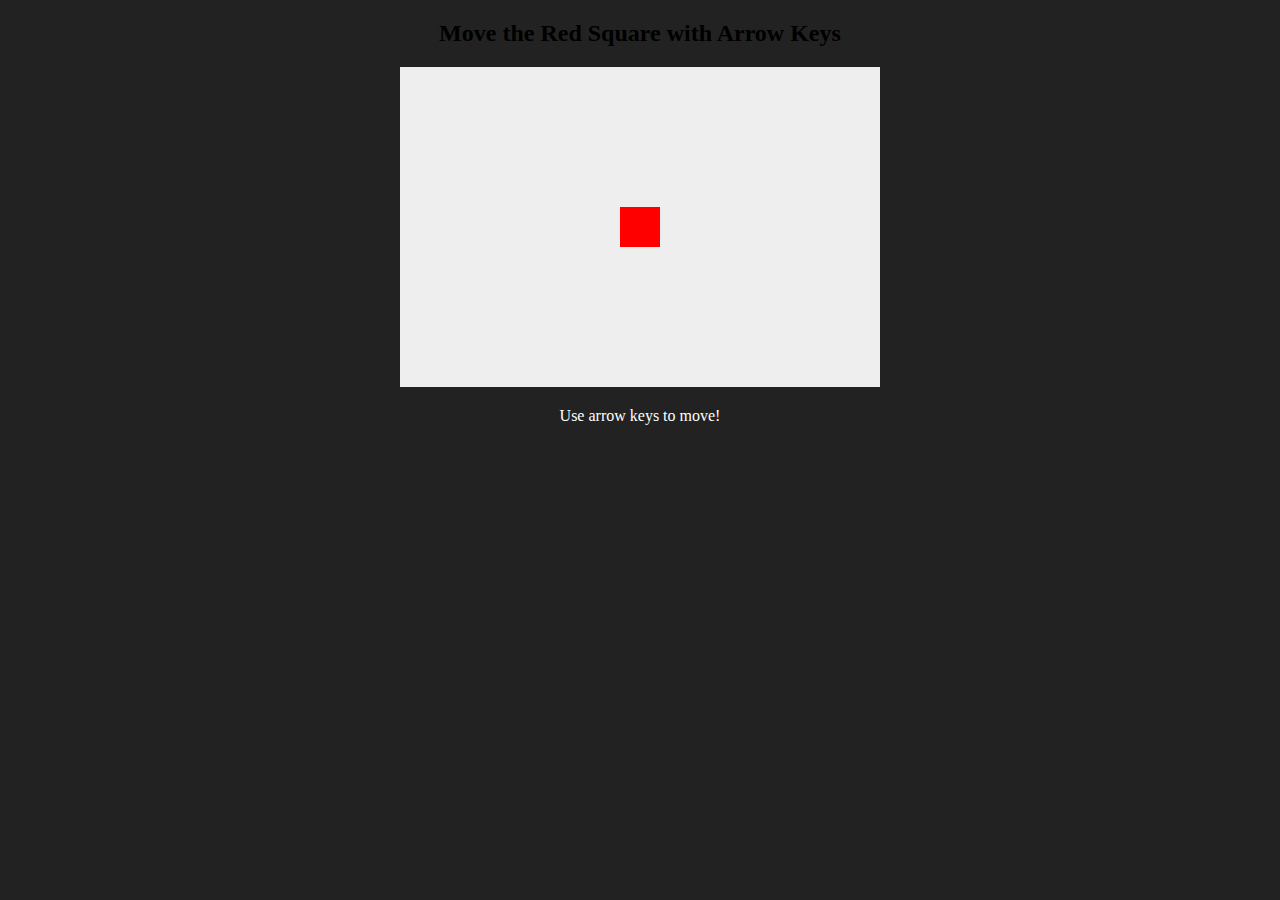
<file: game.html>
<!DOCTYPE html>
<html lang="en">
<head>
  <meta charset="UTF-8" />
  <title>Simple 2D Game</title>
  <style>
    body { text-align: center; background: #222; }
    canvas { background: #eee; display: block; margin: 20px auto; }
    p { color: #fff; }
  </style>
</head>
<body>
  <h2>Move the Red Square with Arrow Keys</h2>
  <canvas id="gameCanvas" width="480" height="320"></canvas>
  <p>Use arrow keys to move!</p>
  <script>
    const canvas = document.getElementById("gameCanvas");
    const ctx = canvas.getContext("2d");

    // Square properties
    let x = 220, y = 140, size = 40;
    let dx = 0, dy = 0;
    const speed = 3;

    // Draw square
    function draw() {
      ctx.clearRect(0, 0, canvas.width, canvas.height);
      ctx.fillStyle = "red";
      ctx.fillRect(x, y, size, size);
    }

    // Update position
    function update() {
      x += dx;
      y += dy;
      // Edge bounds:
      if (x < 0) x = 0;
      if (x + size > canvas.width) x = canvas.width - size;
      if (y < 0) y = 0;
      if (y + size > canvas.height) y = canvas.height - size;
    }

    // Main game loop
    function loop() {
      update();
      draw();
      requestAnimationFrame(loop);
    }
    loop();

    // Keyboard controls
    document.addEventListener("keydown", function(e) {
      // Arrow keys
      if (e.key === "ArrowUp") dy = -speed;
      else if (e.key === "ArrowDown") dy = speed;
      else if (e.key === "ArrowLeft") dx = -speed;
      else if (e.key === "ArrowRight") dx = speed;
    });
    document.addEventListener("keyup", function(e) {
      if (["ArrowUp", "ArrowDown"].includes(e.key)) dy = 0;
      if (["ArrowLeft", "ArrowRight"].includes(e.key)) dx = 0;
    });
  </script>
</body>
</html>
</file>
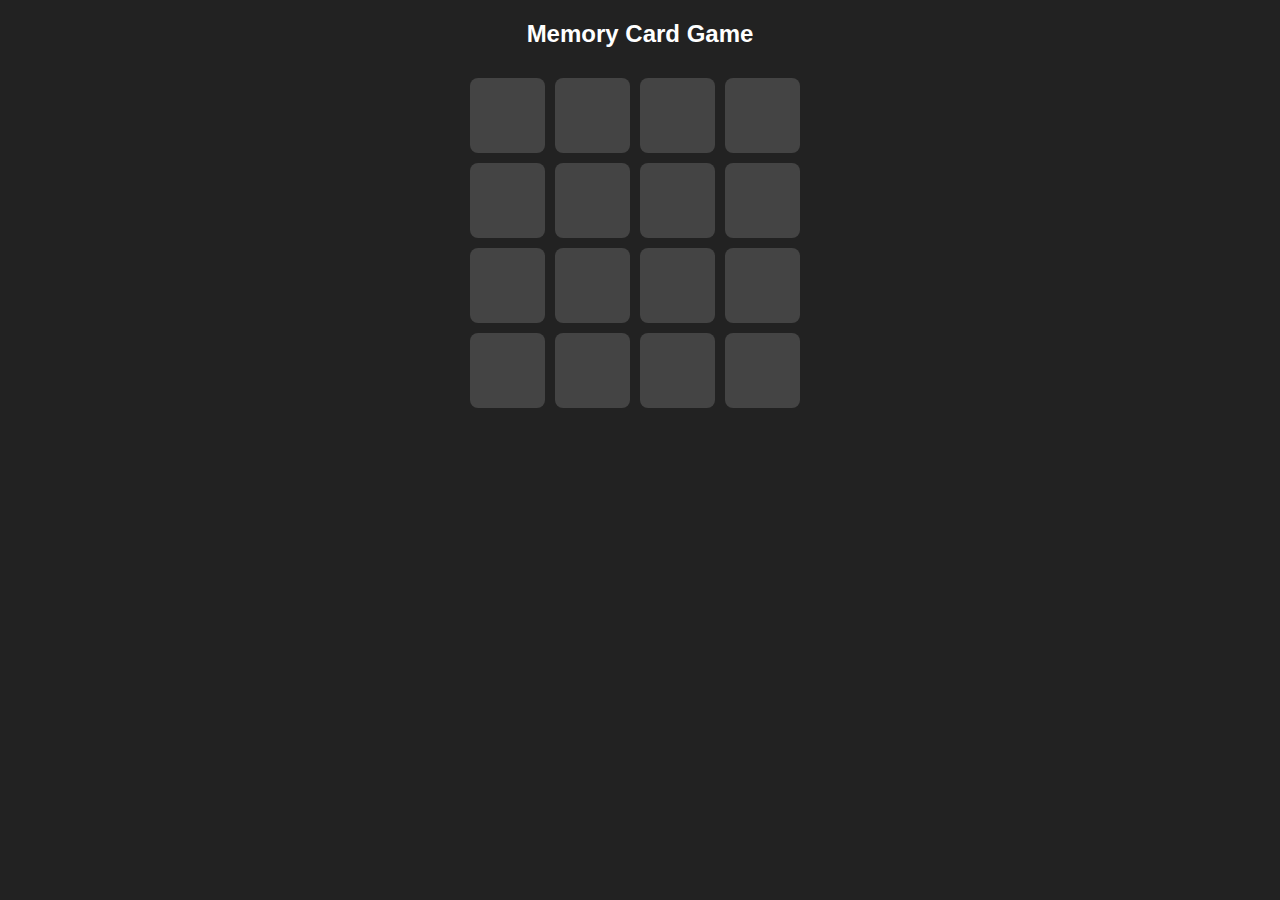
<file: game1.html>
<!DOCTYPE html>
<html lang="en">
<head>
  <meta charset="UTF-8">
  <title>Memory Card Matching Game</title>
  <style>
    body { background: #222; color: #fff; text-align: center; font-family: Arial, sans-serif; }
    h2 { margin-top: 20px; }
    .game-board {
      width: 340px; margin: 30px auto; display: flex; flex-wrap: wrap; gap: 10px;
    }
    .card {
      width: 75px; height: 75px;
      background: #444; border-radius: 8px; cursor: pointer;
      display: flex; align-items: center; justify-content: center;
      font-size: 2rem; color: #222;
      position: relative; transition: background 0.2s;
    }
    .card.flipped, .card.matched { background: #ffd600; color: #222; cursor: default; }
    .card.flipped span, .card.matched span { visibility: visible; }
    .card span { visibility: hidden; }
  </style>
</head>
<body>
  <h2>Memory Card Game</h2>
  <div class="game-board" id="board"></div>
  <p id="message"></p>
  <script>
    // Emoji pairs for cards
    const symbols = ['🍏', '🍎', '🍌', '🍇', '🍉', '🍍', '🥝', '🍓'];
    let cards = symbols.concat(symbols); // Two of each
    // Shuffle
    cards = cards.sort(() => Math.random() - 0.5);

    const board = document.getElementById('board');
    let flipped = [], matched = 0, lock = false;

    // Create card elements
    cards.forEach((symbol, i) => {
      const card = document.createElement('div');
      card.className = 'card';
      card.dataset.symbol = symbol;
      card.innerHTML = `<span>${symbol}</span>`;
      card.addEventListener('click', () => flipCard(card));
      board.appendChild(card);
    });

    function flipCard(card) {
      if (lock || card.classList.contains('flipped') || card.classList.contains('matched')) return;
      card.classList.add('flipped');
      flipped.push(card);
      if (flipped.length === 2) {
        lock = true;
        setTimeout(checkMatch, 700);
      }
    }

    function checkMatch() {
      const [card1, card2] = flipped;
      if (card1.dataset.symbol === card2.dataset.symbol) {
        card1.classList.add('matched');
        card2.classList.add('matched');
        matched += 2;
        if (matched === cards.length) {
          document.getElementById('message').textContent = "You found all matches!";
        }
      } else {
        card1.classList.remove('flipped');
        card2.classList.remove('flipped');
      }
      flipped = [];
      lock = false;
    }
  </script>
</body>
</html>
</file>
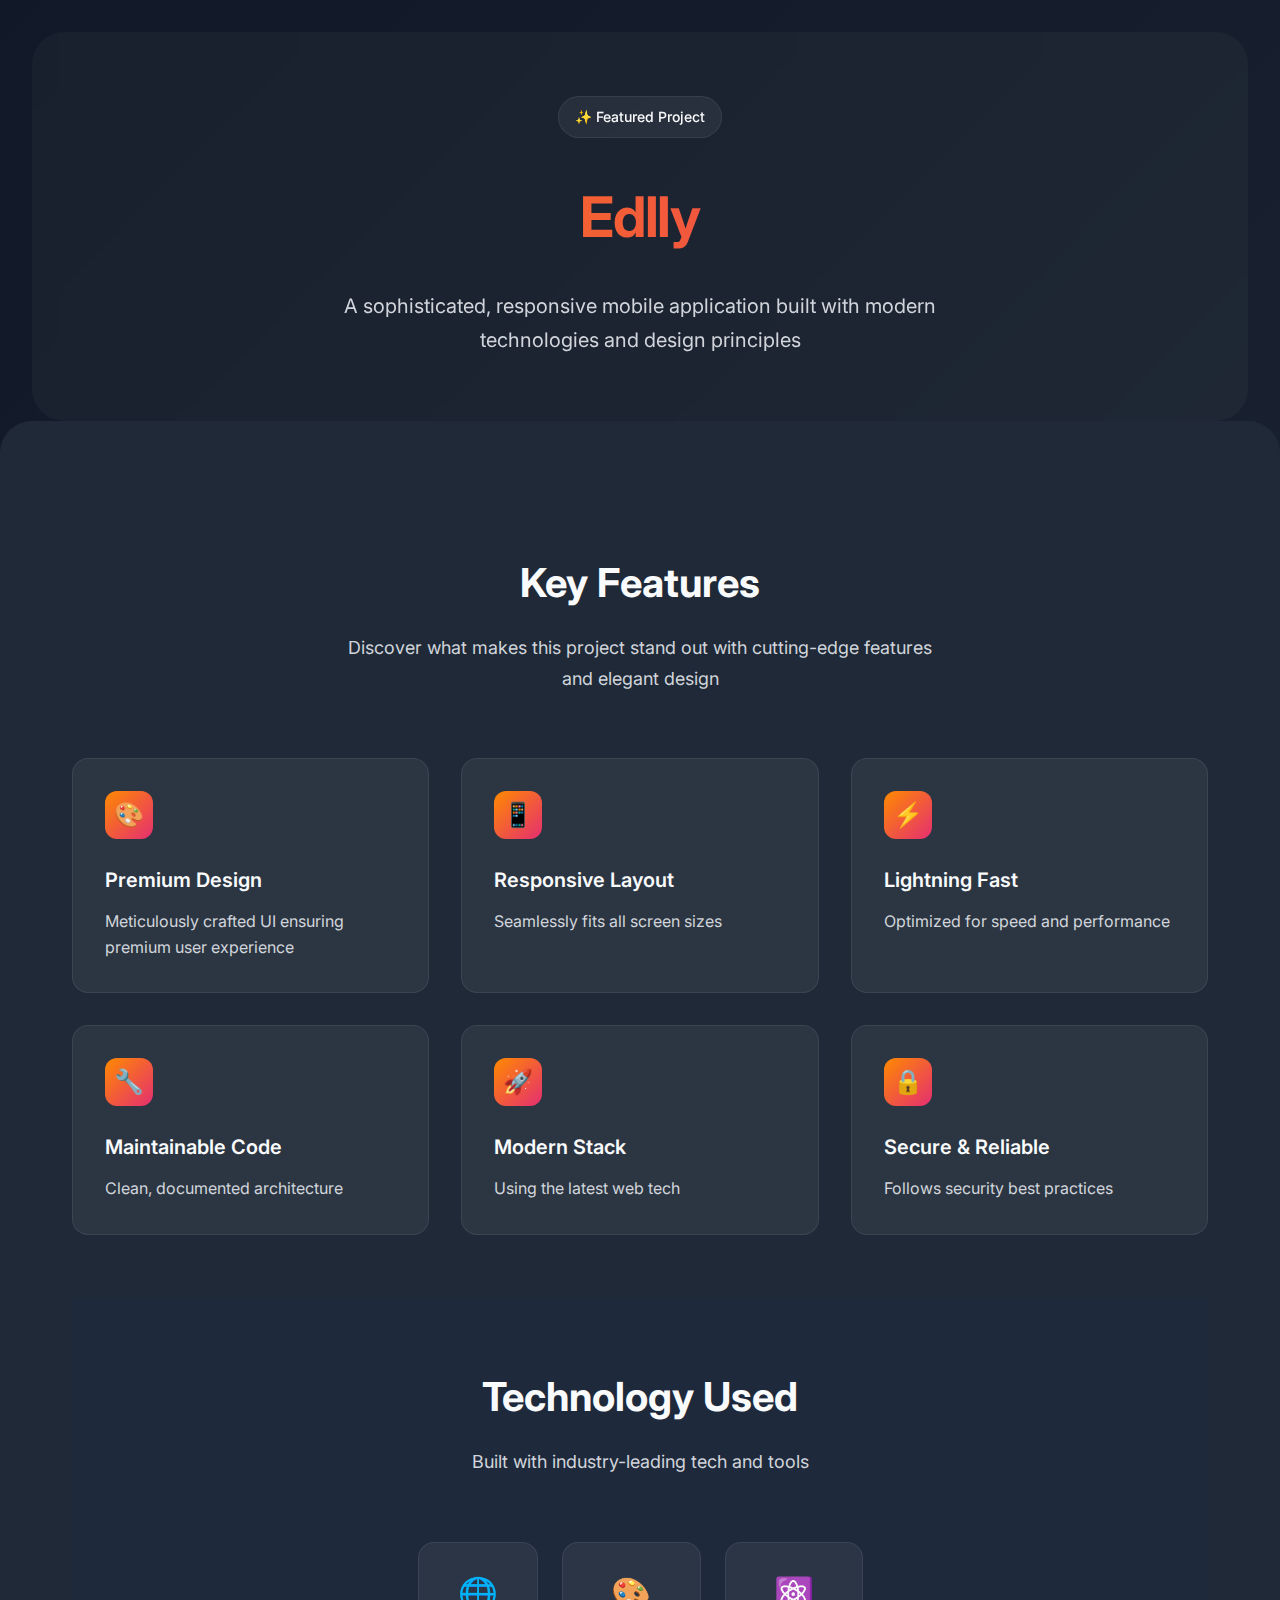
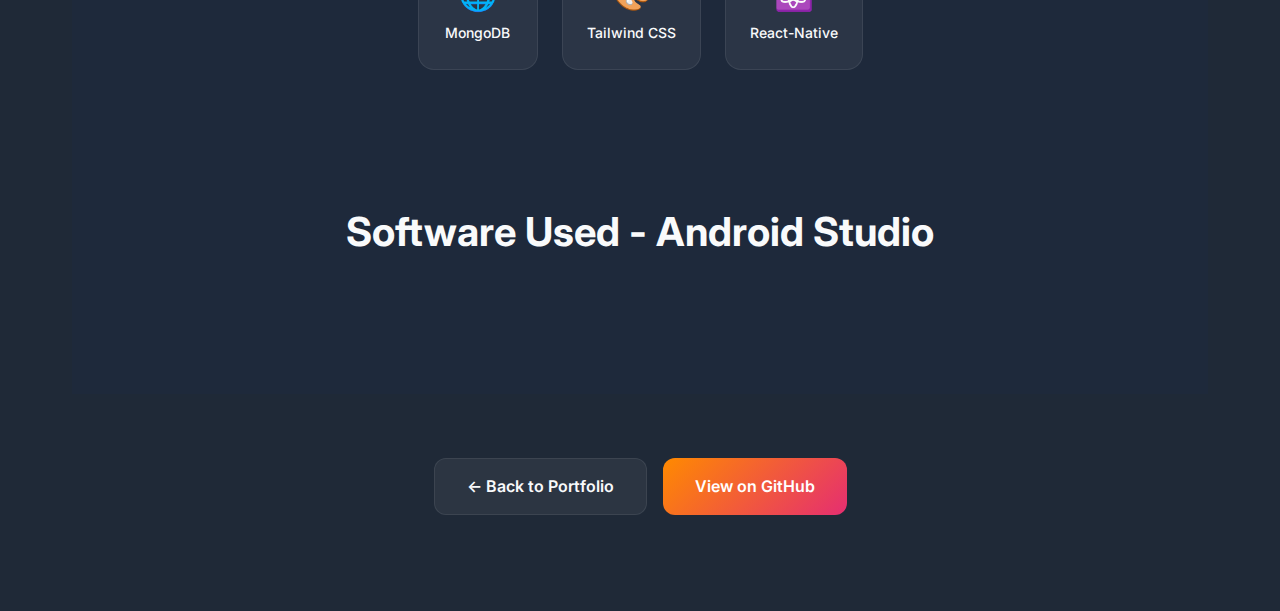
<file: project1.html>
<!DOCTYPE html>
<html lang="en">
<head>
<meta charset="UTF-8">
<meta name="viewport" content="width=device-width, initial-scale=1.0">
<title>Project 1 - Edlly Mobile Application | Astitva Pal</title>
<style>
@import url('https://fonts.googleapis.com/css2?family=Inter:wght@300;400;500;600;700&display=swap');

:root {
  --primary: #111827;      /* Dark background */
  --secondary: #1f2937;    /* Slightly lighter dark */
  --accent: #ff8a00;       /* Orange accent */
  --accent-light: #e52e71; /* Pinkish gradient color */
  --text-primary: #f9fafb; /* Main text - near white */
  --text-secondary: #d1d5db;
  --bg-dark: #0f172a;
  --bg-card: rgba(255,255,255,0.06);
  --border-dark: rgba(255,255,255,0.08);
  --shadow-md: 0 4px 10px rgba(0,0,0,0.4);
  --shadow-lg: 0 10px 20px rgba(0,0,0,0.5);
}

* {
  margin: 0;
  padding: 0;
  box-sizing: border-box;
}

body {
  font-family: 'Inter', sans-serif;
  background: linear-gradient(135deg, #111827 0%, #1f2937 100%);
  color: var(--text-primary);
  line-height: 1.7;
  min-height: 100vh;
}

.container {
  max-width: 1200px;
  margin: 0 auto;
  padding: 0 2rem;
}

/* Header Section */
.hero {
  padding: 6rem 0 4rem;
  text-align: center;
  position: relative;
}

.hero::before {
  content: '';
  position: absolute;
  top: 0; left: 0; right: 0; bottom: 0;
  background: rgba(255, 255, 255, 0.03);
  backdrop-filter: blur(10px);
  border-radius: 2rem;
  margin: 2rem;
}

.hero-content {
  position: relative;
  z-index: 2;
}

.hero h1 {
  font-size: 3.5rem;
  font-weight: 700;
  margin-bottom: 1.5rem;
  background: linear-gradient(90deg, var(--accent), var(--accent-light));
  -webkit-background-clip: text;
  -webkit-text-fill-color: transparent;
  letter-spacing: -0.02em;
}

.hero p {
  font-size: 1.25rem;
  color: var(--text-secondary);
  max-width: 600px;
  margin: 0 auto 2rem;
}

.badge {
  display: inline-flex;
  align-items: center;
  padding: 0.5rem 1rem;
  background: var(--bg-card);
  border: 1px solid var(--border-dark);
  border-radius: 50px;
  font-size: 0.875rem;
  font-weight: 500;
  color: var(--text-primary);
  margin-bottom: 2rem;
}

/* Main Content */
.main-content {
  background: var(--secondary);
  border-radius: 2rem 2rem 0 0;
  margin-top: -2rem;
  position: relative;
  z-index: 3;
  padding: 4rem 0 2rem;
}

/* Features Grid */
.features {
  padding: 4rem 0;
}

.section-header {
  text-align: center;
  margin-bottom: 4rem;
}

.section-title {
  font-size: 2.5rem;
  font-weight: 700;
  color: var(--text-primary);
  margin-bottom: 1rem;
}

.section-subtitle {
  font-size: 1.125rem;
  color: var(--text-secondary);
  max-width: 600px;
  margin: 0 auto;
}

.features-grid {
  display: grid;
  grid-template-columns: repeat(auto-fit, minmax(350px, 1fr));
  gap: 2rem;
}

.feature-card {
  background: var(--bg-card);
  border: 1px solid var(--border-dark);
  border-radius: 1rem;
  padding: 2rem;
  transition: all 0.3s ease;
}

.feature-card:hover {
  transform: translateY(-8px);
  box-shadow: var(--shadow-lg);
  border-color: var(--accent);
}

.feature-icon {
  width: 3rem;
  height: 3rem;
  background: linear-gradient(135deg, var(--accent), var(--accent-light));
  border-radius: 0.75rem;
  display: flex;
  align-items: center;
  justify-content: center;
  font-size: 1.5rem;
  margin-bottom: 1.5rem;
}

.feature-title {
  font-size: 1.25rem;
  font-weight: 600;
  color: var(--text-primary);
  margin-bottom: 0.75rem;
}

.feature-description {
  color: var(--text-secondary);
  line-height: 1.6;
}

/* Tech Stack */
.tech-stack {
  padding: 4rem 0;
  background: #1e293b;
}

.tech-grid {
  display: flex;
  justify-content: center;
  gap: 1.5rem;
  flex-wrap: wrap;
  margin-top: 2rem;
}

.tech-item {
  background: var(--bg-card);
  border: 1px solid var(--border-dark);
  border-radius: 1rem;
  padding: 1.5rem;
  text-align: center;
  min-width: 120px;
  transition: all 0.3s ease;
}

.tech-item:hover {
  transform: translateY(-4px);
  box-shadow: var(--shadow-md);
  border-color: var(--accent);
}

.tech-icon {
  font-size: 2rem;
  margin-bottom: 0.75rem;
}

.tech-name {
  font-size: 0.875rem;
  font-weight: 500;
  color: var(--text-primary);
}

/* CTA Section */
.cta-section {
  padding: 4rem 0;
  text-align: center;
}

.btn-group {
  display: flex;
  gap: 1rem;
  justify-content: center;
  flex-wrap: wrap;
}

.btn {
  display: inline-flex;
  align-items: center;
  padding: 0.875rem 2rem;
  border-radius: 0.75rem;
  font-weight: 600;
  text-decoration: none;
  font-size: 1rem;
  cursor: pointer;
}

.btn-primary {
  background: linear-gradient(135deg, var(--accent), var(--accent-light));
  color: white;
}

.btn-primary:hover {
  transform: translateY(-2px);
}

.btn-secondary {
  background: var(--bg-card);
  color: var(--text-primary);
  border: 1px solid var(--border-dark);
}

.btn-secondary:hover {
  background: rgba(255,255,255,0.08);
}

@media (max-width: 768px) {
  .hero h1 { font-size: 2.5rem; }
  .hero p  { font-size: 1.125rem; }
  .section-title { font-size: 2rem; }
  .features-grid { grid-template-columns: 1fr; }
}
</style>
</head>
<body>
  <div class="hero">
    <div class="container">
      <div class="hero-content">
        <div class="badge">✨ Featured Project</div>
        <h1>Edlly</h1>
        <p>A sophisticated, responsive mobile application built with modern technologies and design principles</p>
      </div>
    </div>
  </div>

  <div class="main-content">
    <div class="container">
      <section class="features">
        <div class="section-header">
          <h2 class="section-title">Key Features</h2>
          <p class="section-subtitle">Discover what makes this project stand out with cutting-edge features and elegant design</p>
        </div>
        <div class="features-grid">
          <div class="feature-card"><div class="feature-icon">🎨</div><h3 class="feature-title">Premium Design</h3><p class="feature-description">Meticulously crafted UI ensuring premium user experience</p></div>
          <div class="feature-card"><div class="feature-icon">📱</div><h3 class="feature-title">Responsive Layout</h3><p class="feature-description">Seamlessly fits all screen sizes</p></div>
          <div class="feature-card"><div class="feature-icon">⚡</div><h3 class="feature-title">Lightning Fast</h3><p class="feature-description">Optimized for speed and performance</p></div>
          <div class="feature-card"><div class="feature-icon">🔧</div><h3 class="feature-title">Maintainable Code</h3><p class="feature-description">Clean, documented architecture</p></div>
          <div class="feature-card"><div class="feature-icon">🚀</div><h3 class="feature-title">Modern Stack</h3><p class="feature-description">Using the latest web tech</p></div>
          <div class="feature-card"><div class="feature-icon">🔒</div><h3 class="feature-title">Secure & Reliable</h3><p class="feature-description">Follows security best practices</p></div>
        </div>
      </section>

      <section class="tech-stack">
        <div class="section-header">
          <h2 class="section-title">Technology Used</h2>
          <p class="section-subtitle">Built with industry-leading tech and tools</p>
        </div>
        <div class="tech-grid">
          <div class="tech-item"><span class="tech-icon">🌐</span><div class="tech-name">MongoDB</div></div>
          <div class="tech-item"><span class="tech-icon">🎨</span><div class="tech-name">Tailwind CSS</div></div>
          <div class="tech-item"><span class="tech-icon">⚛️</span><div class="tech-name">React-Native</div></div>
        </div>
      </section>

      <section class="tech-stack">
        <div class="section-header"><h2 class="section-title">Software Used - Android Studio</h2></div>
      </section>

      <section class="cta-section">
        <div class="btn-group">
          <a href="index.html" class="btn btn-secondary">← Back to Portfolio</a>
          <a href="https://github.com/astit5121/EDLLY" class="btn btn-primary" target="_blank">View on GitHub</a>
        </div>
      </section>
    </div>
  </div>
</body>
</html>
</file>
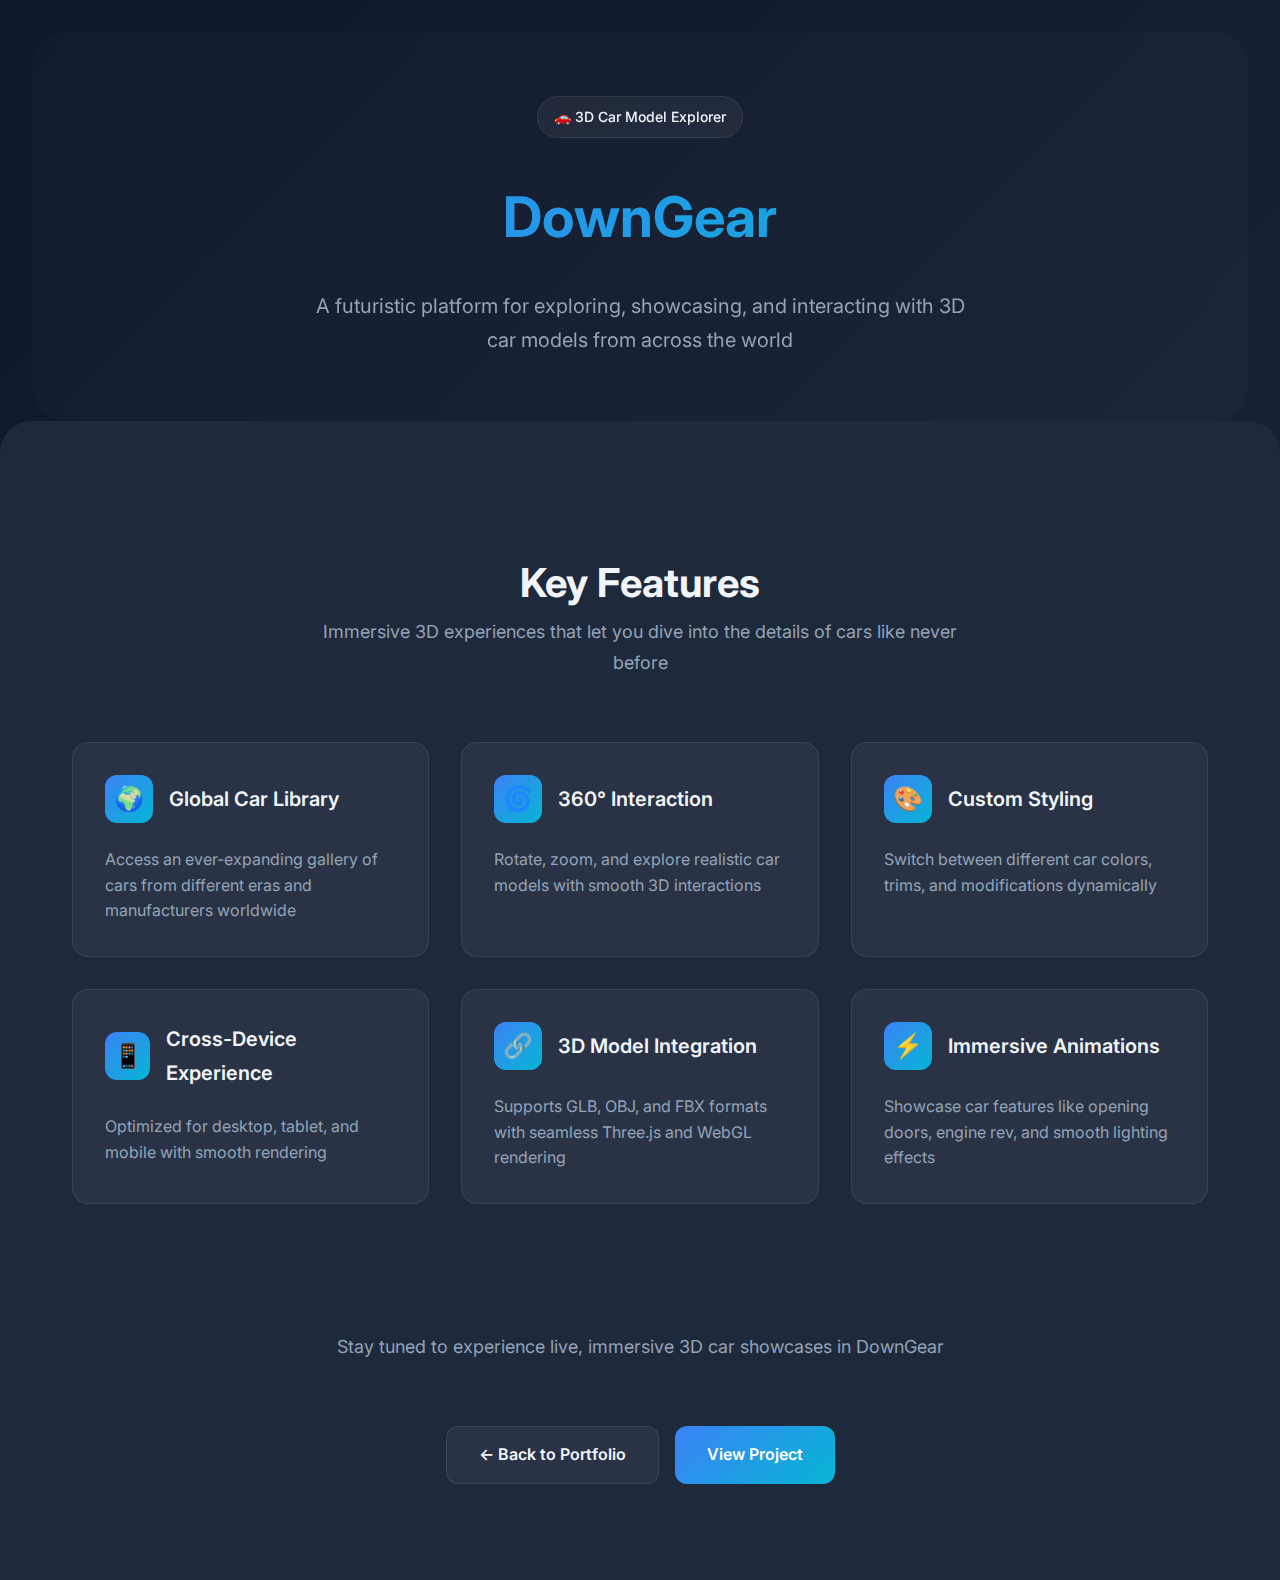
<file: project2.html>
<!DOCTYPE html>
<html lang="en">
<head>
<meta charset="UTF-8">
<meta name="viewport" content="width=device-width, initial-scale=1.0">
<title>Project 2 - DownGear | Astitva Pal</title>
<style>
@import url('https://fonts.googleapis.com/css2?family=Inter:wght@300;400;500;600;700&display=swap');

:root {
  --primary: #0f172a;         
  --secondary: #1e293b;       
  --accent: #3b82f6;          
  --accent-light: #06b6d4;    
  --success: #22c55e;         
  --warning: #f59e0b;         
  --text-primary: #f1f5f9;    
  --text-secondary: #94a3b8;  
  --bg-card: rgba(255,255,255,0.05);
  --border-dark: rgba(255,255,255,0.08);
  --shadow-lg: 0 10px 25px rgba(0,0,0,0.5);
}

* {
  margin: 0; padding: 0; box-sizing: border-box;
}

body {
  font-family: 'Inter', sans-serif;
  background: linear-gradient(135deg, var(--primary) 0%, var(--secondary) 100%);
  color: var(--text-primary);
  line-height: 1.7;
  min-height: 100vh;
}

/* Container */
.container {
  max-width: 1200px;
  margin: 0 auto;
  padding: 0 2rem;
}

/* Hero Section */
.hero {
  padding: 6rem 0 4rem;
  text-align: center;
  position: relative;
}
.hero::before {
  content: '';
  position: absolute;
  top: 0; left: 0; right: 0; bottom: 0;
  background: rgba(255, 255, 255, 0.02);
  backdrop-filter: blur(12px);
  border-radius: 2rem;
  margin: 2rem;
}
.hero-content { position: relative; z-index: 2; }
.hero h1 {
  font-size: 3.5rem; font-weight: 700; margin-bottom: 1.5rem;
  background: linear-gradient(90deg, var(--accent), var(--accent-light));
  -webkit-background-clip: text;
  -webkit-text-fill-color: transparent;
}
.hero p { font-size: 1.25rem; color: var(--text-secondary); max-width: 650px; margin: 0 auto 2rem; }
.badge {
  display: inline-flex; align-items: center; padding: 0.5rem 1rem;
  background: var(--bg-card); border: 1px solid var(--border-dark);
  border-radius: 50px; font-size: 0.875rem; font-weight: 500; color: var(--text-primary);
  margin-bottom: 2rem;
}

/* Main Content */
.main-content {
  background: var(--secondary);
  border-radius: 2rem 2rem 0 0;
  margin-top: -2rem; position: relative; z-index: 3;
  padding: 4rem 0 2rem;
}

/* Features */
.features {
  padding: 4rem 0;
}
.section-header { text-align: center; margin-bottom: 4rem; }
.section-title { font-size: 2.5rem; font-weight: 700; color: var(--text-primary); }
.section-subtitle { font-size: 1.125rem; color: var(--text-secondary); max-width: 650px; margin: 0 auto; }

.features-grid {
  display: grid; grid-template-columns: repeat(auto-fit, minmax(350px, 1fr));
  gap: 2rem;
}
.feature-card {
  background: var(--bg-card);
  border-radius: 1rem; padding: 2rem;
  border: 1px solid var(--border-dark);
  transition: all 0.3s ease; box-shadow: none;
}
.feature-card:hover {
  transform: translateY(-8px);
  box-shadow: 0 0 15px rgba(59,130,246,0.5);
  border-color: var(--accent);
}
.feature-header {
  display: flex; align-items: center; margin-bottom: 1.5rem;
}
.feature-icon {
  width: 3rem; height: 3rem;
  background: linear-gradient(135deg, var(--accent), var(--accent-light));
  border-radius: 0.75rem;
  display: flex; align-items: center; justify-content: center;
  font-size: 1.5rem; margin-right: 1rem; color: white;
}
.feature-title {
  font-size: 1.25rem; font-weight: 600; color: var(--text-primary);
}
.feature-description {
  color: var(--text-secondary); line-height: 1.6;
}

/* CTA */
.cta-section { padding: 4rem 0; text-align: center; }
.btn-group {
  display: flex; gap: 1rem; justify-content: center; flex-wrap: wrap; margin-top: 2rem;
}
.btn {
  display: inline-flex; align-items: center; padding: 0.875rem 2rem; border-radius: 0.75rem; font-weight: 600;
  text-decoration: none; transition: all 0.3s ease; border: none; cursor: pointer; font-size: 1rem;
}
.btn-primary {
  background: linear-gradient(135deg, var(--accent), var(--accent-light));
  color: white;
}
.btn-primary:hover {
  transform: translateY(-2px);
  box-shadow: 0 0 10px rgba(6,182,212,0.5);
}
.btn-secondary {
  background: var(--bg-card);
  color: var(--text-primary);
  border: 1px solid var(--border-dark);
}
.btn-secondary:hover {
  background: rgba(255,255,255,0.08);
}

/* Responsive */
@media (max-width: 768px) {
  .hero h1 { font-size: 2.5rem; }
  .hero p { font-size: 1.125rem; }
  .section-title { font-size: 2rem; }
  .features-grid { grid-template-columns: 1fr; }
}
</style>
</head>
<body>
  <div class="hero">
    <div class="container">
      <div class="hero-content">
        <div class="badge">🚗 3D Car Model Explorer</div>
        <h1>DownGear</h1>
        <p>A futuristic platform for exploring, showcasing, and interacting with 3D car models from across the world</p>
      </div>
    </div>
  </div>

  <div class="main-content">
    <div class="container">

      <section class="features">
        <div class="section-header">
          <h2 class="section-title">Key Features</h2>
          <p class="section-subtitle">Immersive 3D experiences that let you dive into the details of cars like never before</p>
        </div>
        
        <div class="features-grid">
          <div class="feature-card">
            <div class="feature-header">
              <div class="feature-icon">🌍</div>
              <h3 class="feature-title">Global Car Library</h3>
            </div>
            <p class="feature-description">Access an ever-expanding gallery of cars from different eras and manufacturers worldwide</p>
          </div>
          
          <div class="feature-card">
            <div class="feature-header">
              <div class="feature-icon">🌀</div>
              <h3 class="feature-title">360° Interaction</h3>
            </div>
            <p class="feature-description">Rotate, zoom, and explore realistic car models with smooth 3D interactions</p>
          </div>
          
          <div class="feature-card">
            <div class="feature-header">
              <div class="feature-icon">🎨</div>
              <h3 class="feature-title">Custom Styling</h3>
            </div>
            <p class="feature-description">Switch between different car colors, trims, and modifications dynamically</p>
          </div>
          
          <div class="feature-card">
            <div class="feature-header">
              <div class="feature-icon">📱</div>
              <h3 class="feature-title">Cross-Device Experience</h3>
            </div>
            <p class="feature-description">Optimized for desktop, tablet, and mobile with smooth rendering</p>
          </div>
          
          <div class="feature-card">
            <div class="feature-header">
              <div class="feature-icon">🔗</div>
              <h3 class="feature-title">3D Model Integration</h3>
            </div>
            <p class="feature-description">Supports GLB, OBJ, and FBX formats with seamless Three.js and WebGL rendering</p>
          </div>
          
          <div class="feature-card">
            <div class="feature-header">
              <div class="feature-icon">⚡</div>
              <h3 class="feature-title">Immersive Animations</h3>
            </div>
            <p class="feature-description">Showcase car features like opening doors, engine rev, and smooth lighting effects</p>
          </div>
        </div>
      </section>

      <section class="cta-section">
        <div class="section-header">
        
          <p class="section-subtitle">Stay tuned to experience live, immersive 3D car showcases in DownGear</p>
        </div>
        <div class="btn-group">
          <a href="index.html" class="btn btn-secondary">← Back to Portfolio</a>
          <a href="https://astit5121.github.io/DOWNGEAR.1/" class="btn btn-primary" target="_blank">View Project</a>
        </div>
      </section>

    </div>
  </div>
</body>
</html>
</file>
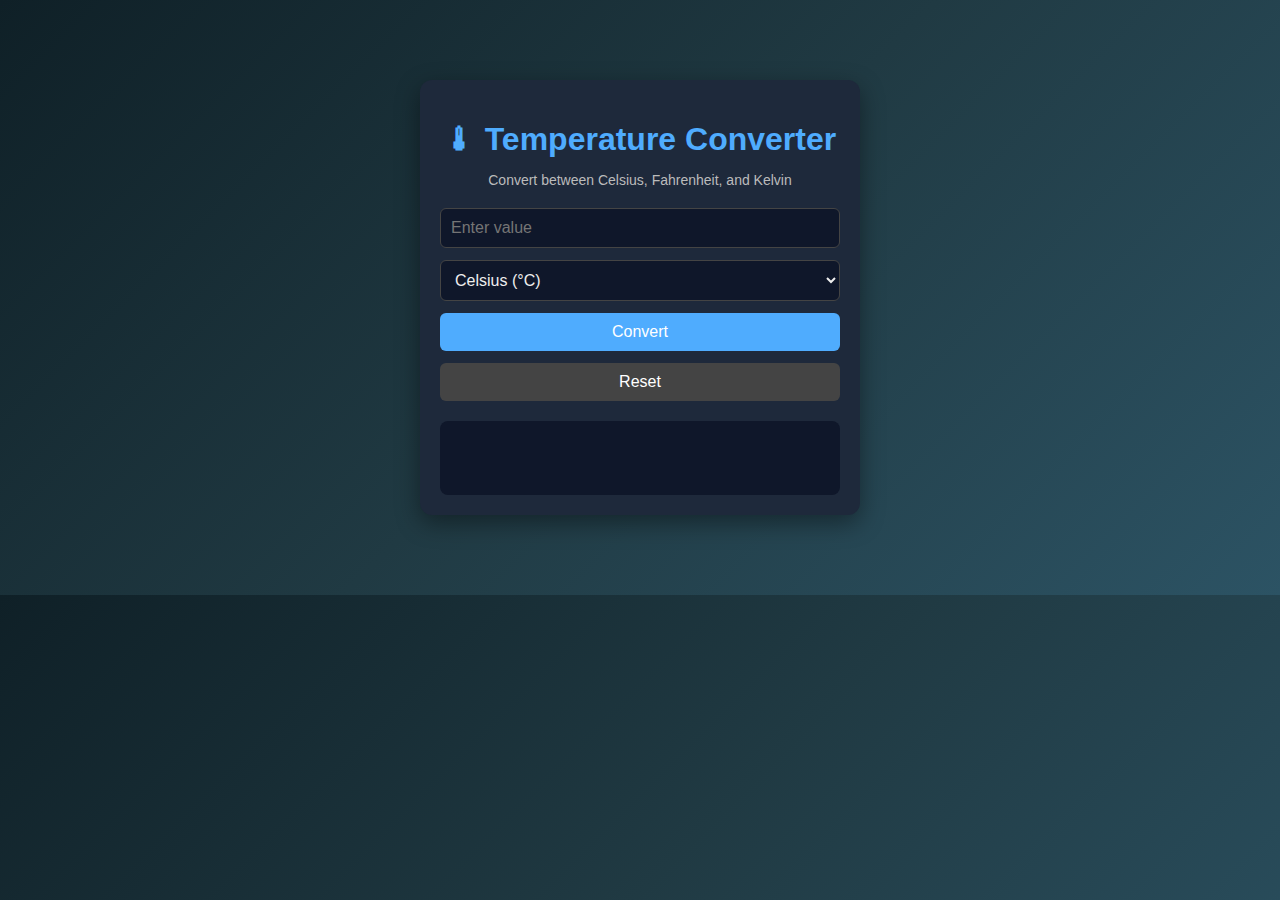
<file: small-project1.html>
<!DOCTYPE html>
<html lang="en">
<head>
  <meta charset="UTF-8" />
  <meta name="viewport" content="width=device-width, initial-scale=1.0"/>
  <title>Temperature Converter</title>
  <style>
    body {
      font-family: 'Segoe UI', sans-serif;
      background: linear-gradient(135deg, #0f2027, #203a43, #2c5364);
      color: #eee;
      margin: 0;
      padding: 0;
    }

    .container {
      max-width: 400px;
      background: #1e293b;
      margin: 80px auto;
      padding: 20px;
      border-radius: 12px;
      box-shadow: 0 8px 25px rgba(0,0,0,0.4);
      text-align: center;
      animation: fadeIn 1s ease-in-out;
    }

    h1 {
      margin-bottom: 10px;
      color: #4facfe;
    }

    p {
      color: #bbb;
      font-size: 14px;
    }

    .converter-box {
      margin-top: 20px;
      display: flex;
      flex-direction: column;
      gap: 12px;
    }

    input, select, button {
      padding: 10px;
      border-radius: 6px;
      border: 1px solid #444;
      font-size: 16px;
      background: #0f172a;
      color: #eee;
    }

    input:focus, select:focus {
      border-color: #4facfe;
      outline: none;
      box-shadow: 0 0 6px rgba(79, 172, 254, 0.6);
    }

    button {
      background: #4facfe;
      color: white;
      border: none;
      cursor: pointer;
      transition: 0.3s;
    }

    button:hover {
      background: #00c6ff;
    }

    #result {
      margin-top: 20px;
      font-weight: bold;
      font-size: 16px;
      color: #fff;
      background: #0f172a;
      padding: 12px;
      border-radius: 8px;
      min-height: 50px;
      animation: fadeIn 0.5s ease;
    }

    @keyframes fadeIn {
      from { opacity: 0; transform: translateY(20px); }
      to { opacity: 1; transform: translateY(0); }
    }

    @media (max-width: 480px) {
      .container {
        margin: 40px 15px;
        padding: 15px;
      }
      input, select, button {
        font-size: 14px;
        padding: 8px;
      }
    }
  </style>
</head>
<body>

  <div class="container">
    <h1>🌡 Temperature Converter</h1>
    <p>Convert between Celsius, Fahrenheit, and Kelvin</p>

    <div class="converter-box">
      <input type="number" id="temp" placeholder="Enter value">
      <select id="unit">
        <option value="celsius">Celsius (°C)</option>
        <option value="fahrenheit">Fahrenheit (°F)</option>
        <option value="kelvin">Kelvin (K)</option>
      </select>
      <button onclick="convertTemp()">Convert</button>
      <button onclick="resetConverter()" style="background:#444;">Reset</button>
    </div>

    <div id="result"></div
</file>
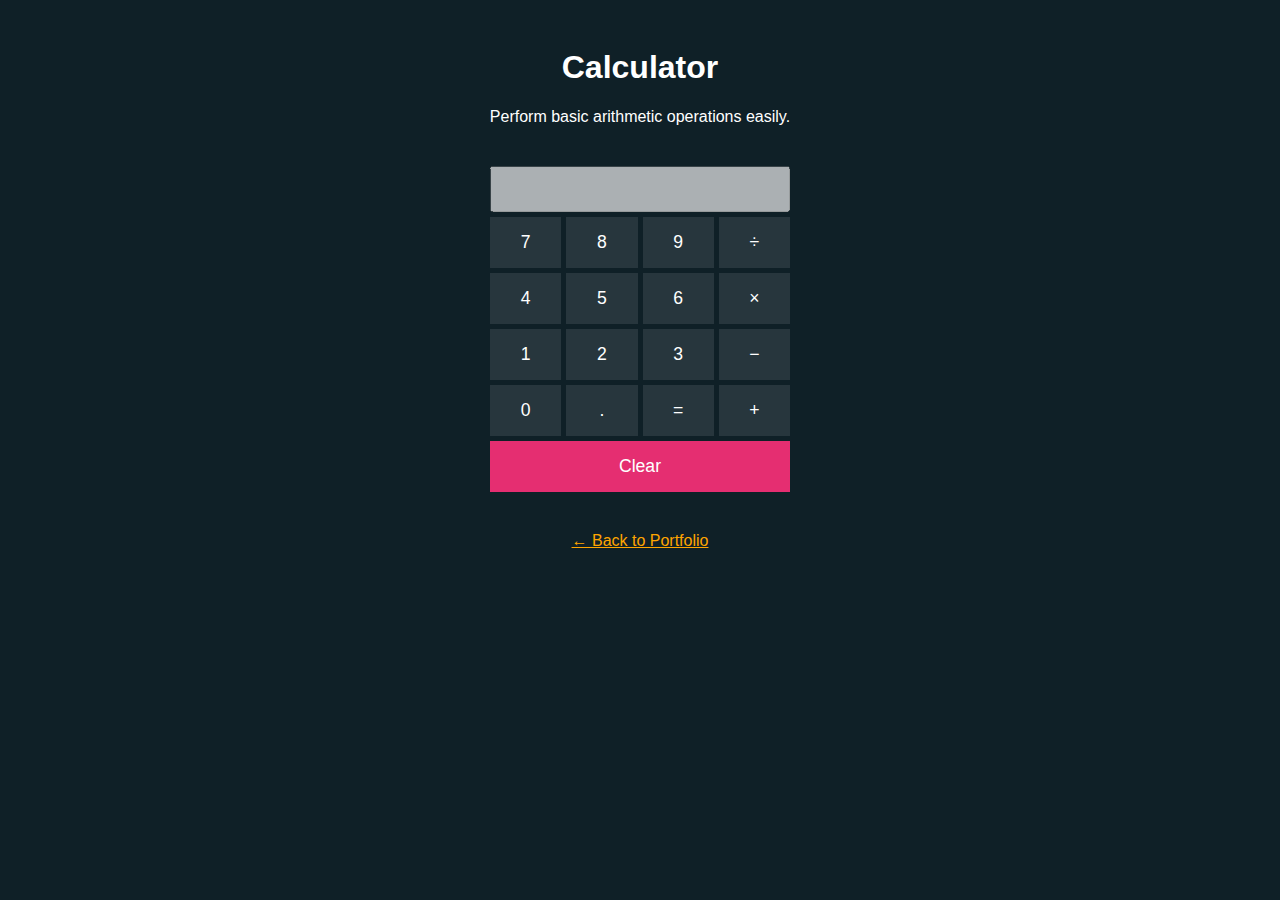
<file: small-project2.html>
<!DOCTYPE html>
<html lang="en">
<head>
<meta charset="UTF-8" />
<meta name="viewport" content="width=device-width, initial-scale=1" />
<title>Calculator - Astitva Pal</title>
<link rel="stylesheet" href="style.css" />
<style>
  body {
    background: #0f2027;
    color: white;
    font-family: 'Poppins', sans-serif;
    text-align: center;
    padding: 20px;
  }
  .calc {
    max-width: 300px;
    margin: 40px auto;
    display: grid;
    grid-template-columns: repeat(4, 1fr);
    gap: 5px;
  }
  input {
    grid-column: span 4;
    padding: 10px;
    font-size: 1.2rem;
    text-align: right;
  }
  button {
    padding: 15px;
    font-size: 1.1rem;
    background: rgba(255,255,255,0.1);
    color: white;
    border: none;
    cursor: pointer;
  }
  button:hover {
    background: rgba(255,255,255,0.2);
  }
</style>
</head>
<body>
  <h1>Calculator</h1>
  <p>Perform basic arithmetic operations easily.</p>

  <div class="calc">
    <input type="text" id="display" disabled>
    <button onclick="appendValue('7')">7</button>
    <button onclick="appendValue('8')">8</button>
    <button onclick="appendValue('9')">9</button>
    <button onclick="appendValue('/')">÷</button>

    <button onclick="appendValue('4')">4</button>
    <button onclick="appendValue('5')">5</button>
    <button onclick="appendValue('6')">6</button>
    <button onclick="appendValue('*')">×</button>

    <button onclick="appendValue('1')">1</button>
    <button onclick="appendValue('2')">2</button>
    <button onclick="appendValue('3')">3</button>
    <button onclick="appendValue('-')">−</button>

    <button onclick="appendValue('0')">0</button>
    <button onclick="appendValue('.')">.</button>
    <button onclick="calculate()">=</button>
    <button onclick="appendValue('+')">+</button>

    <button onclick="clearDisplay()" style="grid-column: span 4; background:#e52e71;">Clear</button>
  </div>

  <a href="index.html" style="color:orange;">← Back to Portfolio</a>

<script>
function appendValue(value) {
  document.getElementById("display").value += value;
}
function clearDisplay() {
  document.getElementById("display").value = "";
}
function calculate() {
  try {
    document.getElementById("display").value = eval(document.getElementById("display").value);
  } catch {
    alert("Invalid Expression");
  }
}
</script>
</body>
</html>
</file>
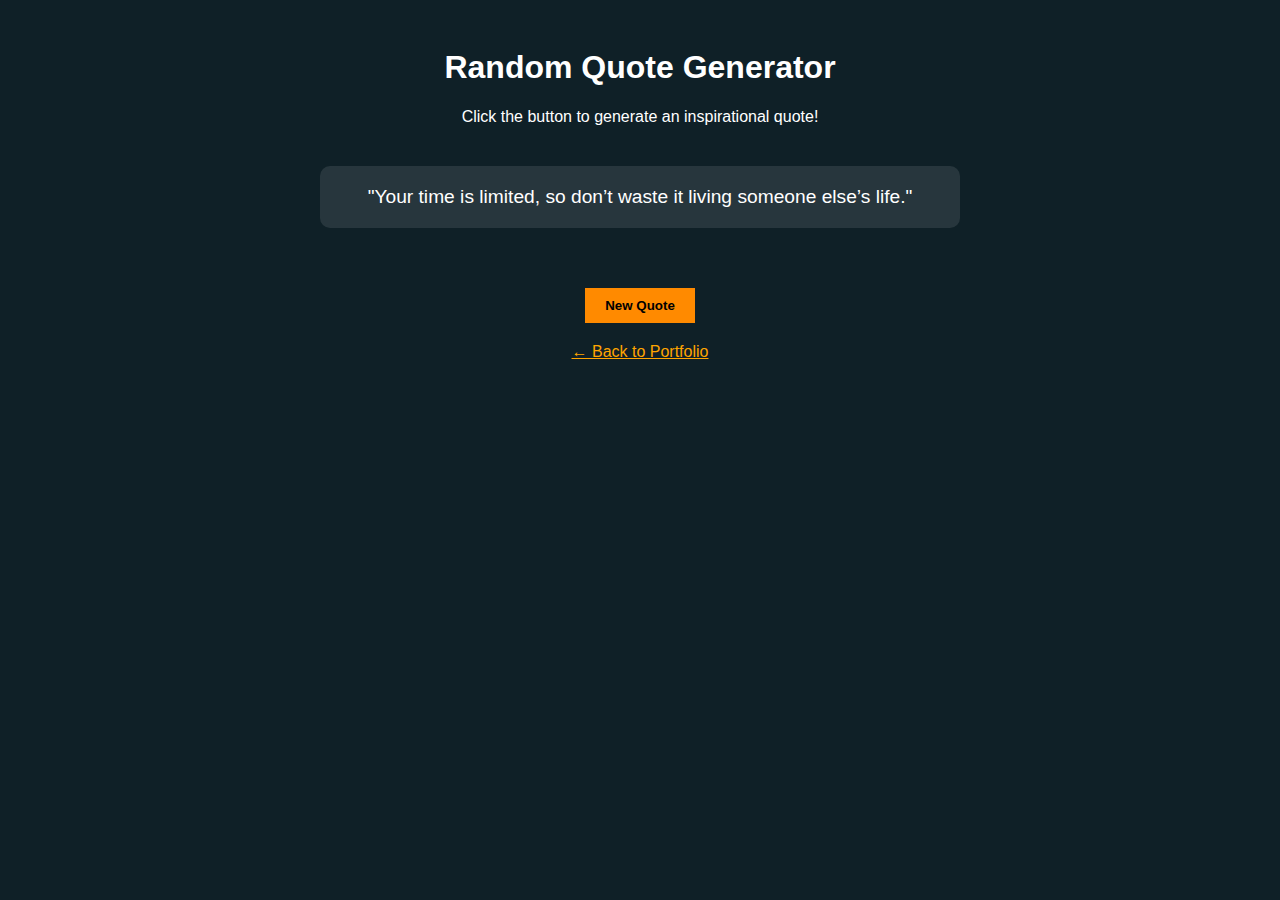
<file: small-project3.html>
<!DOCTYPE html>
<html lang="en">
<head>
<meta charset="UTF-8" />
<meta name="viewport" content="width=device-width, initial-scale=1" />
<title>Quote Generator - Astitva Pal</title>
<link rel="stylesheet" href="style.css" />
<style>
  body {
    background: #0f2027;
    color: white;
    font-family: 'Poppins', sans-serif;
    text-align: center;
    padding: 20px;
  }
  .quote-box {
    max-width: 600px;
    margin: 40px auto;
    background: rgba(255,255,255,0.1);
    padding: 20px;
    border-radius: 10px;
    font-size: 1.2rem;
  }
  button {
    margin-top: 20px;
    background: #ff8a00;
    border: none;
    padding: 10px 20px;
    cursor: pointer;
    font-weight: bold;
  }
</style>
</head>
<body>
  <h1>Random Quote Generator</h1>
  <p>Click the button to generate an inspirational quote!</p>

  <div class="quote-box" id="quoteBox">"Your time is limited, so don’t waste it living someone else’s life."</div>
  <button onclick="generateQuote()">New Quote</button>

  <a href="index.html" style="color:orange; display:block; margin-top:20px;">← Back to Portfolio</a>

<script>
const quotes = [
  "The best way to get started is to quit talking and begin doing.",
  "Don’t let yesterday take up too much of today.",
  "It’s not whether you get knocked down, it’s whether you get up.",
  "Your time is limited, so don’t waste it living someone else’s life.",
  "The harder you work for something, the greater you’ll feel when you achieve it."
];

function generateQuote() {
  const randomIndex = Math.floor(Math.random() * quotes.length);
  document.getElementById("quoteBox").textContent = quotes[randomIndex];
}
</script>
</body>
</html>
</file>
<file: style.css>
header {
  position: sticky;
  top: 0;
  background: rgba(0, 0, 0, 0.75);
  backdrop-filter: blur(10px);
  display: flex;
  justify-content: space-between;
  align-items: center;
  padding: 15px 30px;
  z-index: 1000;
  animation: slideDown 0.8s ease forwards;
}

header > h1 {
  font-weight: 600;
  font-size: 1.8rem;
  background: linear-gradient(90deg, var(--primary-light), #e52e71);
  -webkit-background-clip: text;
  -webkit-text-fill-color: transparent;
  margin: 0 30px 0 0;
}

header > div {
  display: flex;
  align-items: center;
  gap: 20px;
}

nav {
  display: flex;
  gap: 15px;
  align-items: center;
}

nav a {
  color: inherit;
  text-decoration: none;
  font-weight: 600;
  display: flex;
  align-items: center;
  transition: color 0.3s ease;
}

nav a:hover {
  color: var(--primary-light);
}

nav a.github-link img {
  height: 20px;
  width: 20px;
  margin-right: 6px;
}

.theme-toggle-btn {
  cursor: pointer;
  background: var(--primary-light);
  border: none;
  border-radius: 5px;
  padding: 6px 12px;
  font-weight: 600;
  color: #222;
  transition: background 0.3s ease;
}

.theme-toggle-btn:hover {
  background: #e67300;
}
</file>
